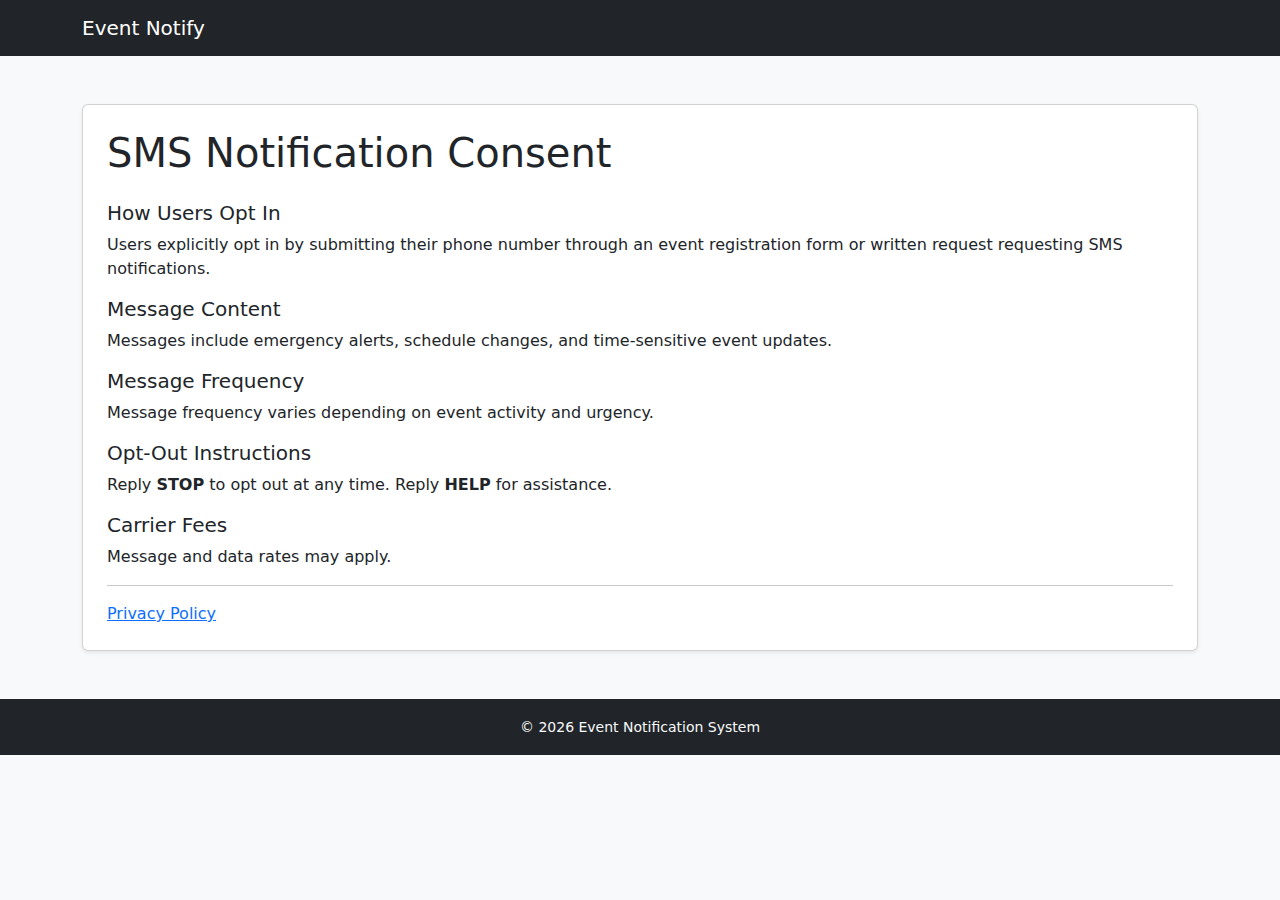
<file: opt-in.html>
<!DOCTYPE html>
<html lang="en">
<head>
  <meta charset="UTF-8">
  <title>SMS Opt-In Information</title>
  <meta name="viewport" content="width=device-width, initial-scale=1">

  <link href="https://cdn.jsdelivr.net/npm/bootstrap@5.3.2/dist/css/bootstrap.min.css" rel="stylesheet">
</head>
<body class="bg-light">

<nav class="navbar navbar-dark bg-dark">
  <div class="container">
    <a class="navbar-brand" href="index.html">Event Notify</a>
  </div>
</nav>

<main class="container my-5">
  <div class="card shadow-sm">
    <div class="card-body p-4">
      <h1 class="mb-4">SMS Notification Consent</h1>

      <h5>How Users Opt In</h5>
      <p>
        Users explicitly opt in by submitting their phone number through
        an event registration form or written request requesting SMS
        notifications.
      </p>

      <h5>Message Content</h5>
      <p>
        Messages include emergency alerts, schedule changes, and
        time-sensitive event updates.
      </p>

      <h5>Message Frequency</h5>
      <p>
        Message frequency varies depending on event activity and urgency.
      </p>

      <h5>Opt-Out Instructions</h5>
      <p>
        Reply <strong>STOP</strong> to opt out at any time.
        Reply <strong>HELP</strong> for assistance.
      </p>

      <h5>Carrier Fees</h5>
      <p>
        Message and data rates may apply.
      </p>

      <hr>
      <a href="privacy.html">Privacy Policy</a>
    </div>
  </div>
</main>

<footer class="bg-dark text-light py-3">
  <div class="container text-center">
    <small>© 2026 Event Notification System</small>
  </div>
</footer>

</body>
</html>
</file>
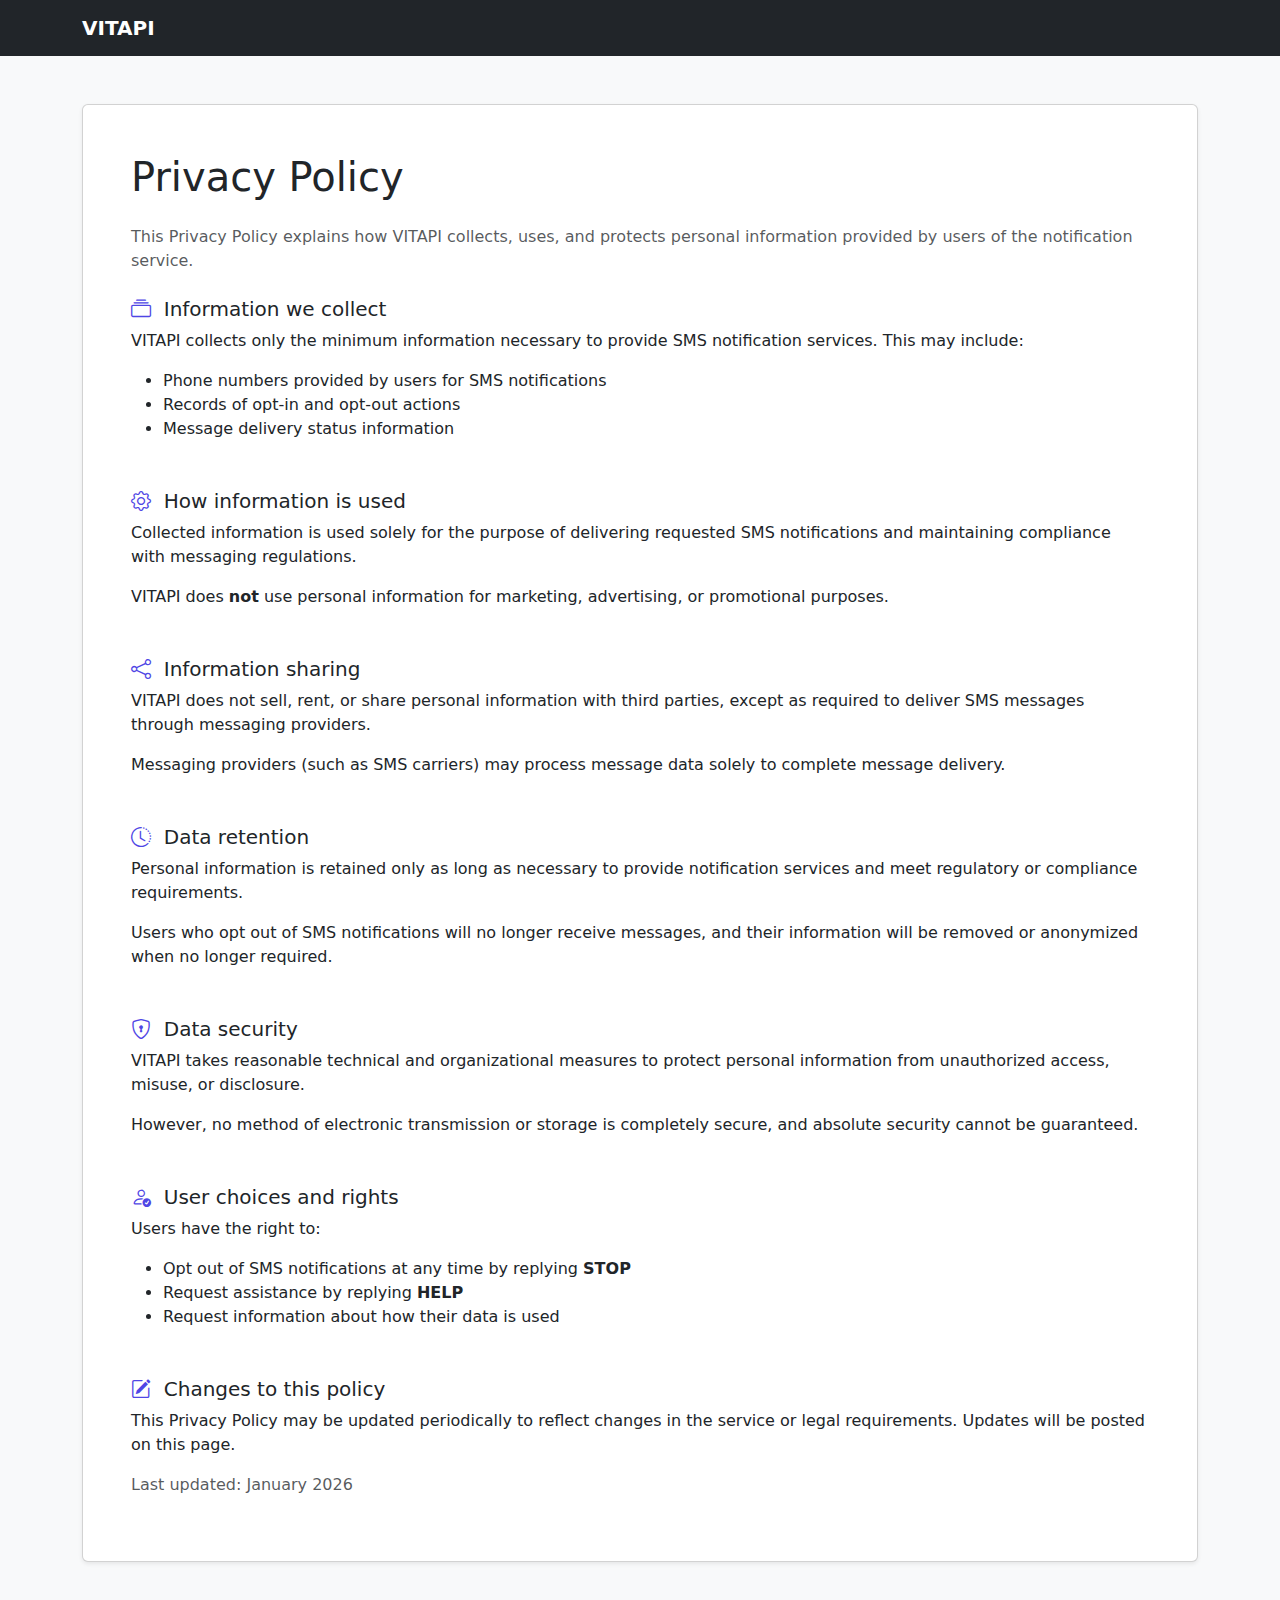
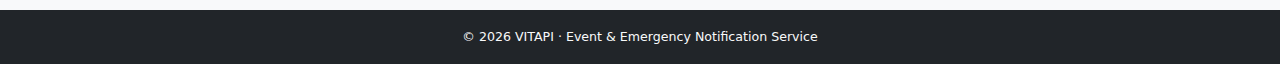
<file: privacy.html>
<!DOCTYPE html>
<html lang="en">
<head>
  <meta charset="UTF-8">
  <title>Privacy Policy – VITAPI</title>
  <meta name="viewport" content="width=device-width, initial-scale=1">

  <!-- Bootstrap -->
  <link href="https://cdn.jsdelivr.net/npm/bootstrap@5.3.2/dist/css/bootstrap.min.css" rel="stylesheet">

  <!-- Bootstrap Icons -->
  <link href="https://cdn.jsdelivr.net/npm/bootstrap-icons@1.11.1/font/bootstrap-icons.css" rel="stylesheet">

  <style>
    body {
      font-family: system-ui, -apple-system, BlinkMacSystemFont, "Segoe UI",
                   Roboto, "Helvetica Neue", Arial, sans-serif;
      color: #1f2933;
    }

    .section-icon {
      color: #4f46e5;
      margin-right: 0.4rem;
    }

    footer {
      font-size: 0.9rem;
    }
  </style>
</head>

<body class="bg-light">

<!-- NAV -->
<nav class="navbar navbar-dark bg-dark">
  <div class="container">
    <a class="navbar-brand fw-semibold" href="index.html">VITAPI</a>
  </div>
</nav>

<!-- MAIN -->
<main class="container my-5">
  <div class="card shadow-sm">
    <div class="card-body p-4 p-md-5">

      <h1 class="mb-4">Privacy Policy</h1>

      <p class="text-muted mb-4">
        This Privacy Policy explains how VITAPI collects, uses, and
        protects personal information provided by users of the
        notification service.
      </p>

      <!-- INFORMATION COLLECTED -->
      <h5 class="mt-4">
        <i class="bi bi-collection section-icon"></i>
        Information we collect
      </h5>
      <p>
        VITAPI collects only the minimum information necessary to
        provide SMS notification services. This may include:
      </p>
      <ul>
        <li>Phone numbers provided by users for SMS notifications</li>
        <li>Records of opt-in and opt-out actions</li>
        <li>Message delivery status information</li>
      </ul>

      <!-- HOW USED -->
      <h5 class="mt-5">
        <i class="bi bi-gear section-icon"></i>
        How information is used
      </h5>
      <p>
        Collected information is used solely for the purpose of
        delivering requested SMS notifications and maintaining
        compliance with messaging regulations.
      </p>

      <p>
        VITAPI does <strong>not</strong> use personal information for
        marketing, advertising, or promotional purposes.
      </p>

      <!-- SHARING -->
      <h5 class="mt-5">
        <i class="bi bi-share section-icon"></i>
        Information sharing
      </h5>
      <p>
        VITAPI does not sell, rent, or share personal information with
        third parties, except as required to deliver SMS messages
        through messaging providers.
      </p>

      <p>
        Messaging providers (such as SMS carriers) may process message
        data solely to complete message delivery.
      </p>

      <!-- RETENTION -->
      <h5 class="mt-5">
        <i class="bi bi-clock-history section-icon"></i>
        Data retention
      </h5>
      <p>
        Personal information is retained only as long as necessary to
        provide notification services and meet regulatory or compliance
        requirements.
      </p>

      <p>
        Users who opt out of SMS notifications will no longer receive
        messages, and their information will be removed or anonymized
        when no longer required.
      </p>

      <!-- SECURITY -->
      <h5 class="mt-5">
        <i class="bi bi-shield-lock section-icon"></i>
        Data security
      </h5>
      <p>
        VITAPI takes reasonable technical and organizational measures to
        protect personal information from unauthorized access, misuse,
        or disclosure.
      </p>

      <p>
        However, no method of electronic transmission or storage is
        completely secure, and absolute security cannot be guaranteed.
      </p>

      <!-- USER RIGHTS -->
      <h5 class="mt-5">
        <i class="bi bi-person-check section-icon"></i>
        User choices and rights
      </h5>
      <p>
        Users have the right to:
      </p>
      <ul>
        <li>Opt out of SMS notifications at any time by replying <strong>STOP</strong></li>
        <li>Request assistance by replying <strong>HELP</strong></li>
        <li>Request information about how their data is used</li>
      </ul>

      <!-- CHANGES -->
      <h5 class="mt-5">
        <i class="bi bi-pencil-square section-icon"></i>
        Changes to this policy
      </h5>
      <p>
        This Privacy Policy may be updated periodically to reflect
        changes in the service or legal requirements. Updates will be
        posted on this page.
      </p>

      <p class="text-muted">
        Last updated: January 2026
      </p>

    </div>
  </div>
</main>

<!-- FOOTER -->
<footer class="bg-dark text-light py-3">
  <div class="container text-center">
    <small>© 2026 VITAPI · Event & Emergency Notification Service</small>
  </div>
</footer>

</body>
</html>
</file>
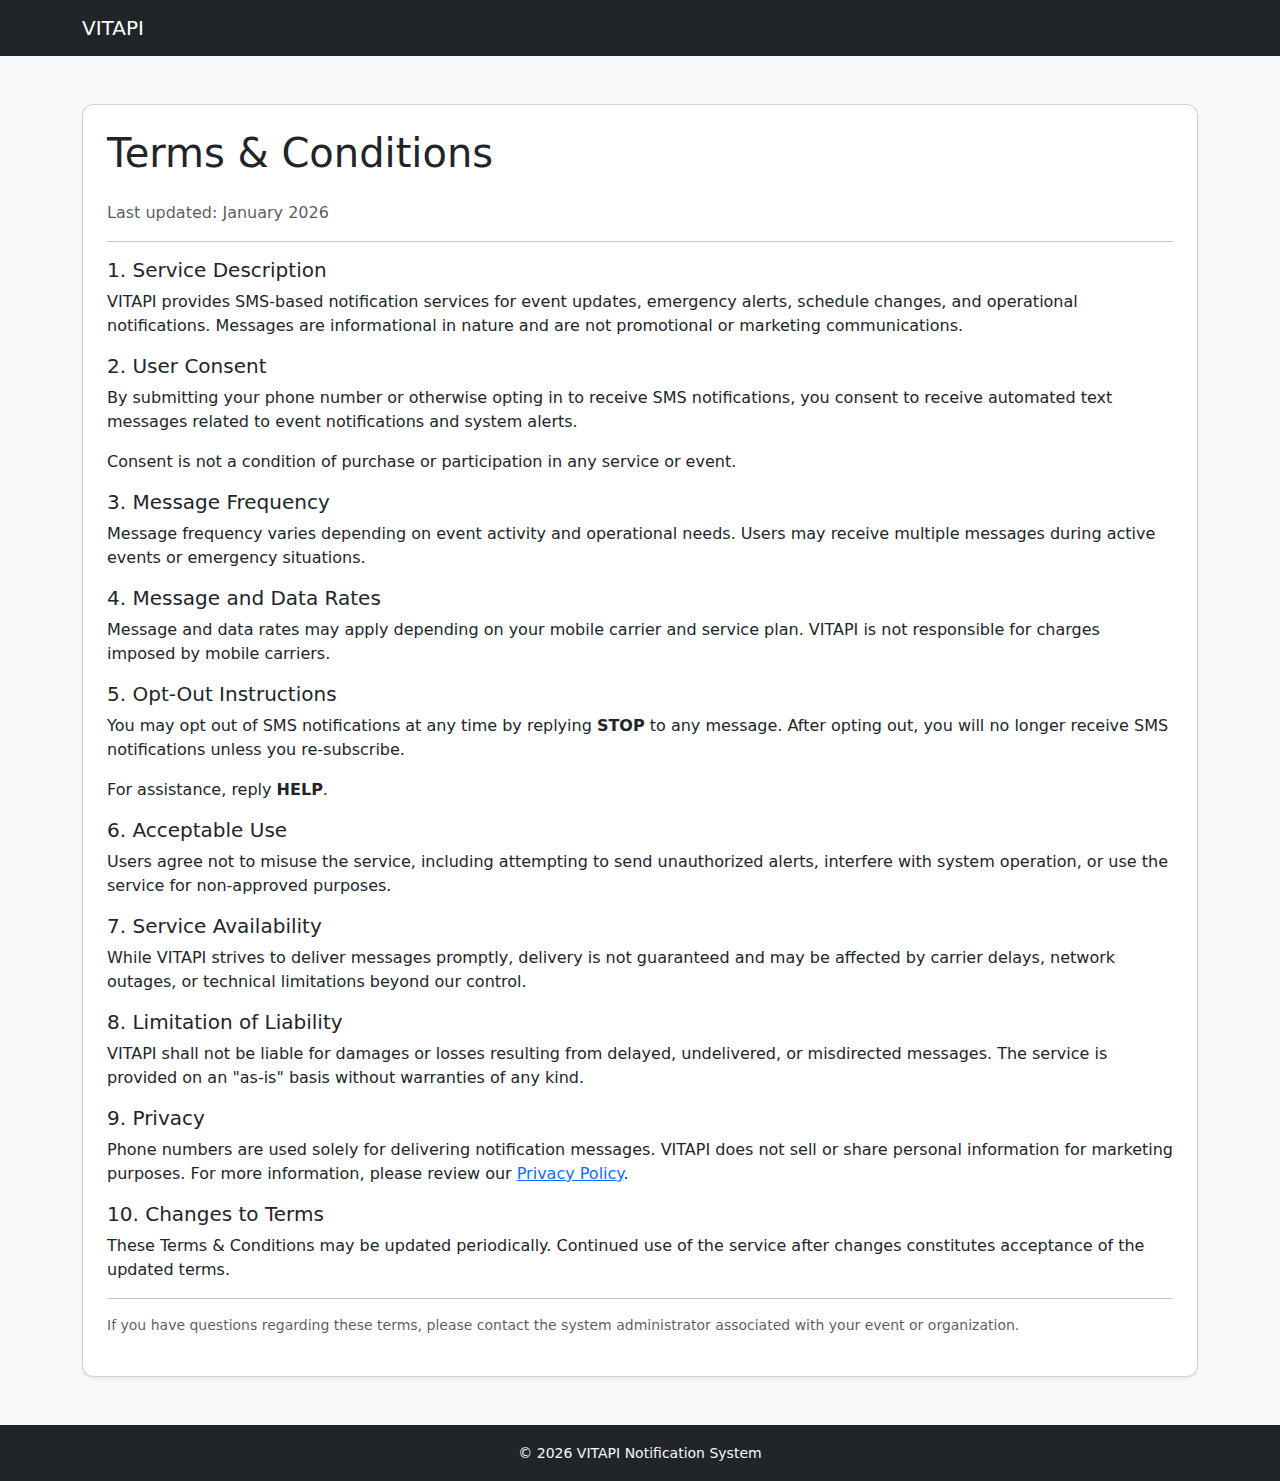
<file: terms.html>
<!DOCTYPE html>
<html lang="en">
<head>
  <meta charset="UTF-8">
  <title>Terms & Conditions | VITAPI</title>
  <meta name="viewport" content="width=device-width, initial-scale=1">

  <link href="https://cdn.jsdelivr.net/npm/bootstrap@5.3.2/dist/css/bootstrap.min.css" rel="stylesheet">

  <style>
    body {
      background-color: #f7f9fb;
    }

    .terms-card {
      border-radius: 12px;
    }
  </style>
</head>

<body>

<nav class="navbar navbar-dark bg-dark">
  <div class="container">
    <a class="navbar-brand" href="index.html">VITAPI</a>
  </div>
</nav>

<main class="container my-5">
  <div class="card shadow-sm terms-card">
    <div class="card-body p-4">

      <h1 class="mb-4">Terms & Conditions</h1>

      <p class="text-muted">
        Last updated: January 2026
      </p>

      <hr>

      <h5>1. Service Description</h5>
      <p>
        VITAPI provides SMS-based notification services for event updates,
        emergency alerts, schedule changes, and operational notifications.
        Messages are informational in nature and are not promotional or
        marketing communications.
      </p>

      <h5>2. User Consent</h5>
      <p>
        By submitting your phone number or otherwise opting in to receive
        SMS notifications, you consent to receive automated text messages
        related to event notifications and system alerts.
      </p>

      <p>
        Consent is not a condition of purchase or participation in any
        service or event.
      </p>

      <h5>3. Message Frequency</h5>
      <p>
        Message frequency varies depending on event activity and operational
        needs. Users may receive multiple messages during active events or
        emergency situations.
      </p>

      <h5>4. Message and Data Rates</h5>
      <p>
        Message and data rates may apply depending on your mobile carrier
        and service plan. VITAPI is not responsible for charges imposed by
        mobile carriers.
      </p>

      <h5>5. Opt-Out Instructions</h5>
      <p>
        You may opt out of SMS notifications at any time by replying
        <strong>STOP</strong> to any message. After opting out, you will no
        longer receive SMS notifications unless you re-subscribe.
      </p>

      <p>
        For assistance, reply <strong>HELP</strong>.
      </p>

      <h5>6. Acceptable Use</h5>
      <p>
        Users agree not to misuse the service, including attempting to send
        unauthorized alerts, interfere with system operation, or use the
        service for non-approved purposes.
      </p>

      <h5>7. Service Availability</h5>
      <p>
        While VITAPI strives to deliver messages promptly, delivery is not
        guaranteed and may be affected by carrier delays, network outages,
        or technical limitations beyond our control.
      </p>

      <h5>8. Limitation of Liability</h5>
      <p>
        VITAPI shall not be liable for damages or losses resulting from
        delayed, undelivered, or misdirected messages. The service is
        provided on an "as-is" basis without warranties of any kind.
      </p>

      <h5>9. Privacy</h5>
      <p>
        Phone numbers are used solely for delivering notification messages.
        VITAPI does not sell or share personal information for marketing
        purposes. For more information, please review our
        <a href="privacy.html">Privacy Policy</a>.
      </p>

      <h5>10. Changes to Terms</h5>
      <p>
        These Terms & Conditions may be updated periodically. Continued use
        of the service after changes constitutes acceptance of the updated
        terms.
      </p>

      <hr>

      <p class="text-muted small">
        If you have questions regarding these terms, please contact the
        system administrator associated with your event or organization.
      </p>

    </div>
  </div>
</main>

<footer class="bg-dark text-light py-3">
  <div class="container text-center">
    <small>© 2026 VITAPI Notification System</small>
  </div>
</footer>

</body>
</html>
</file>
